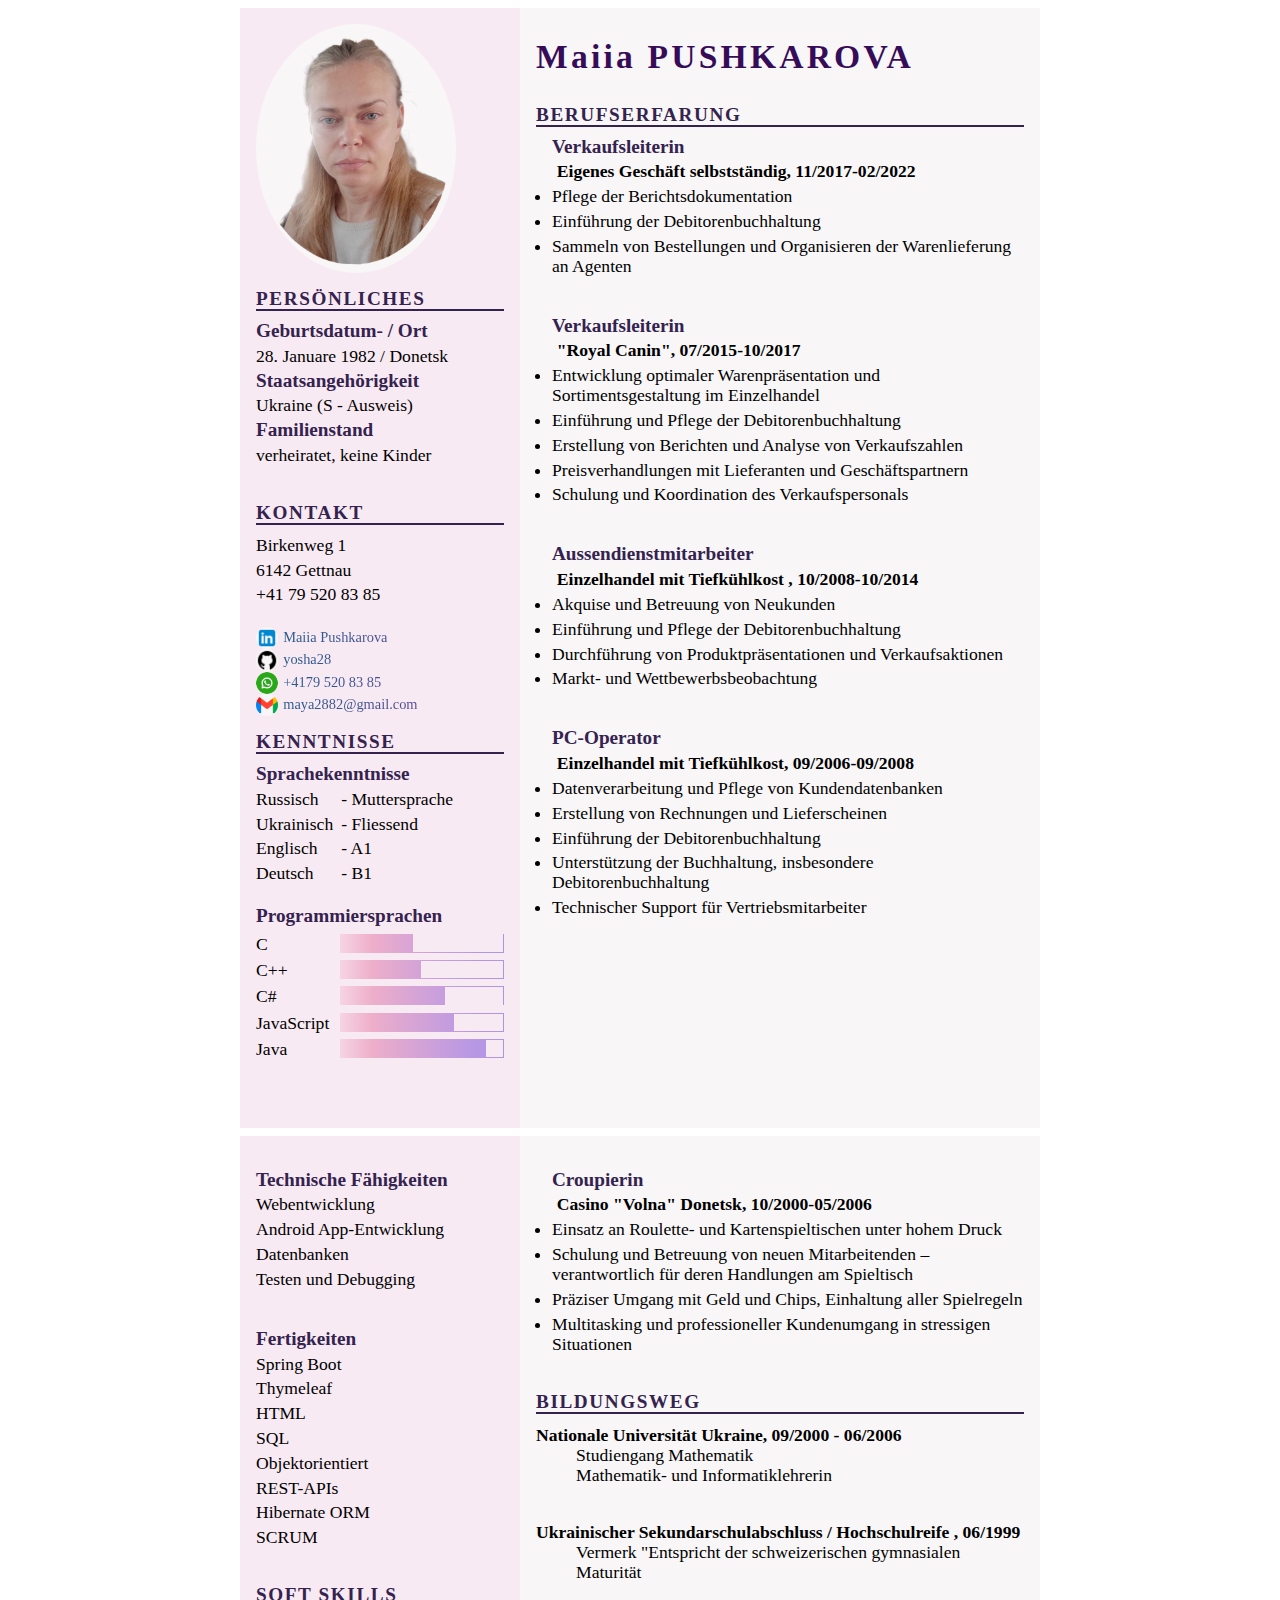
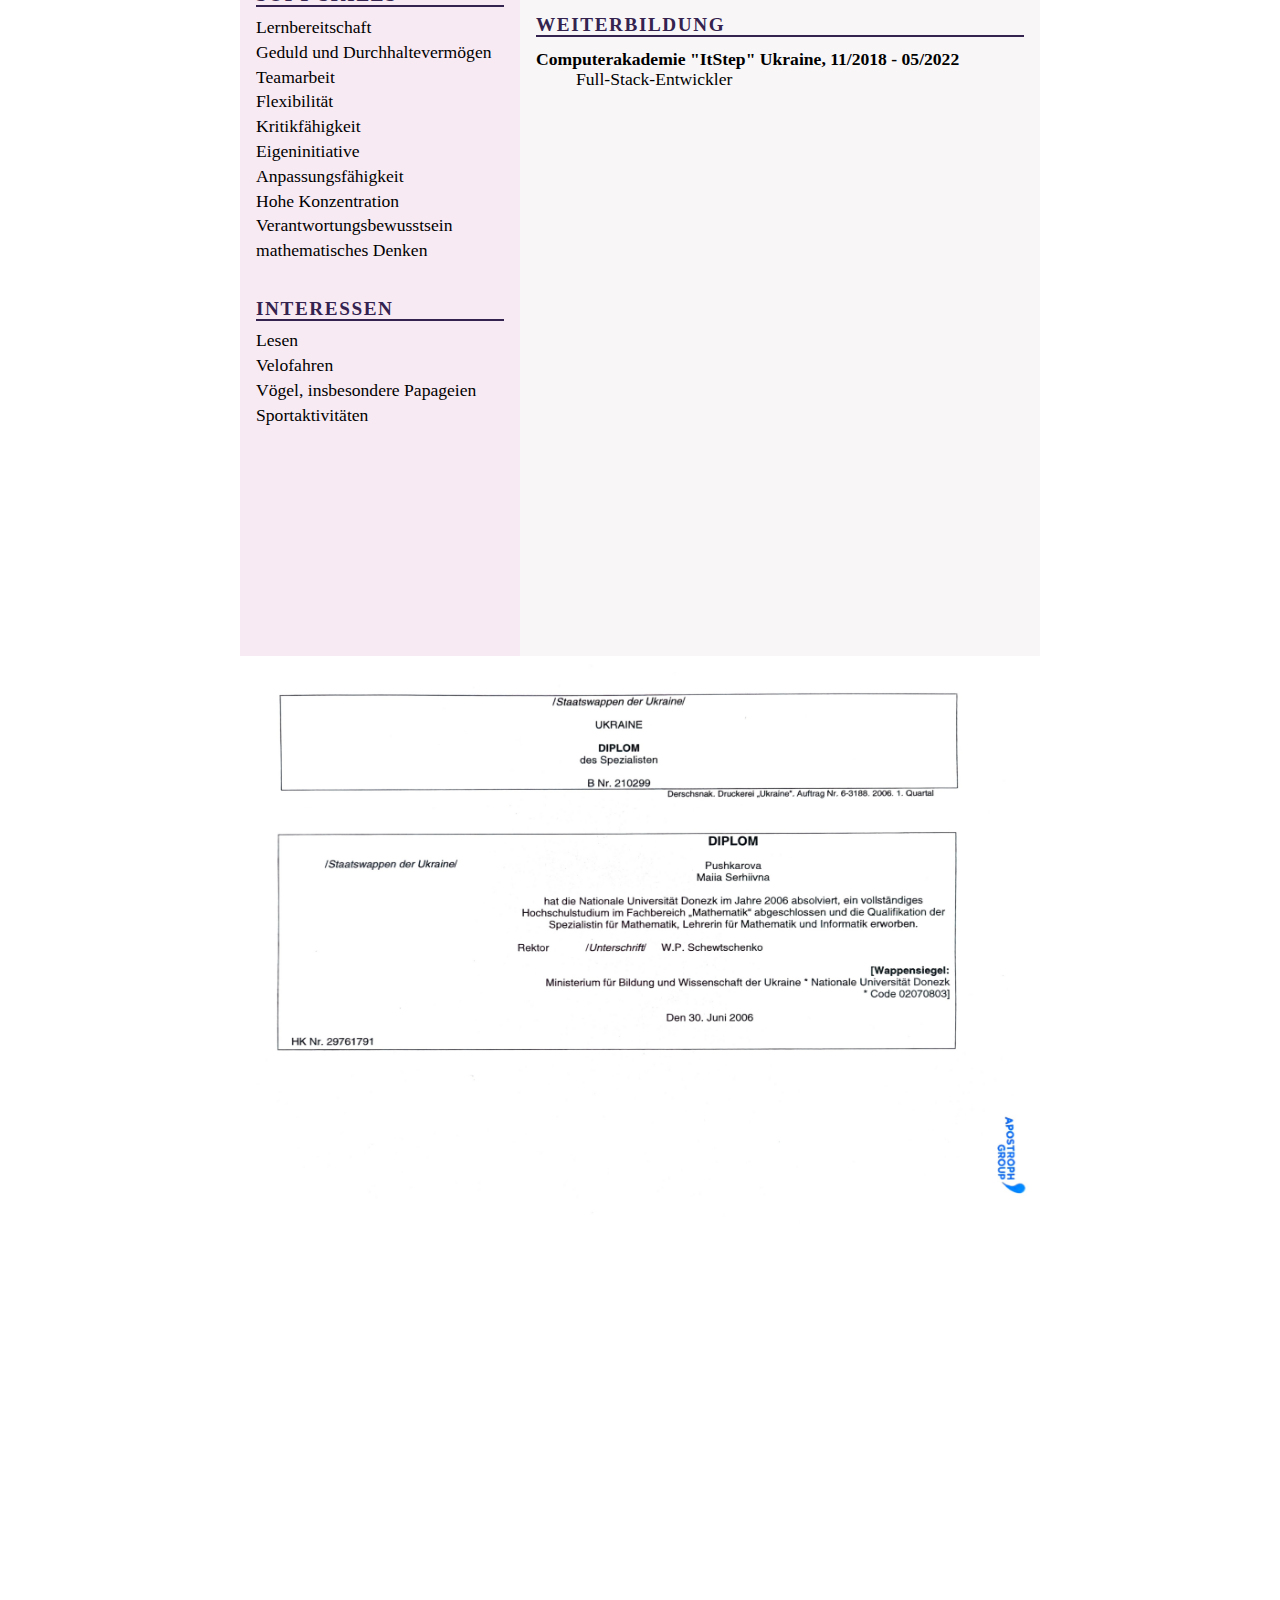
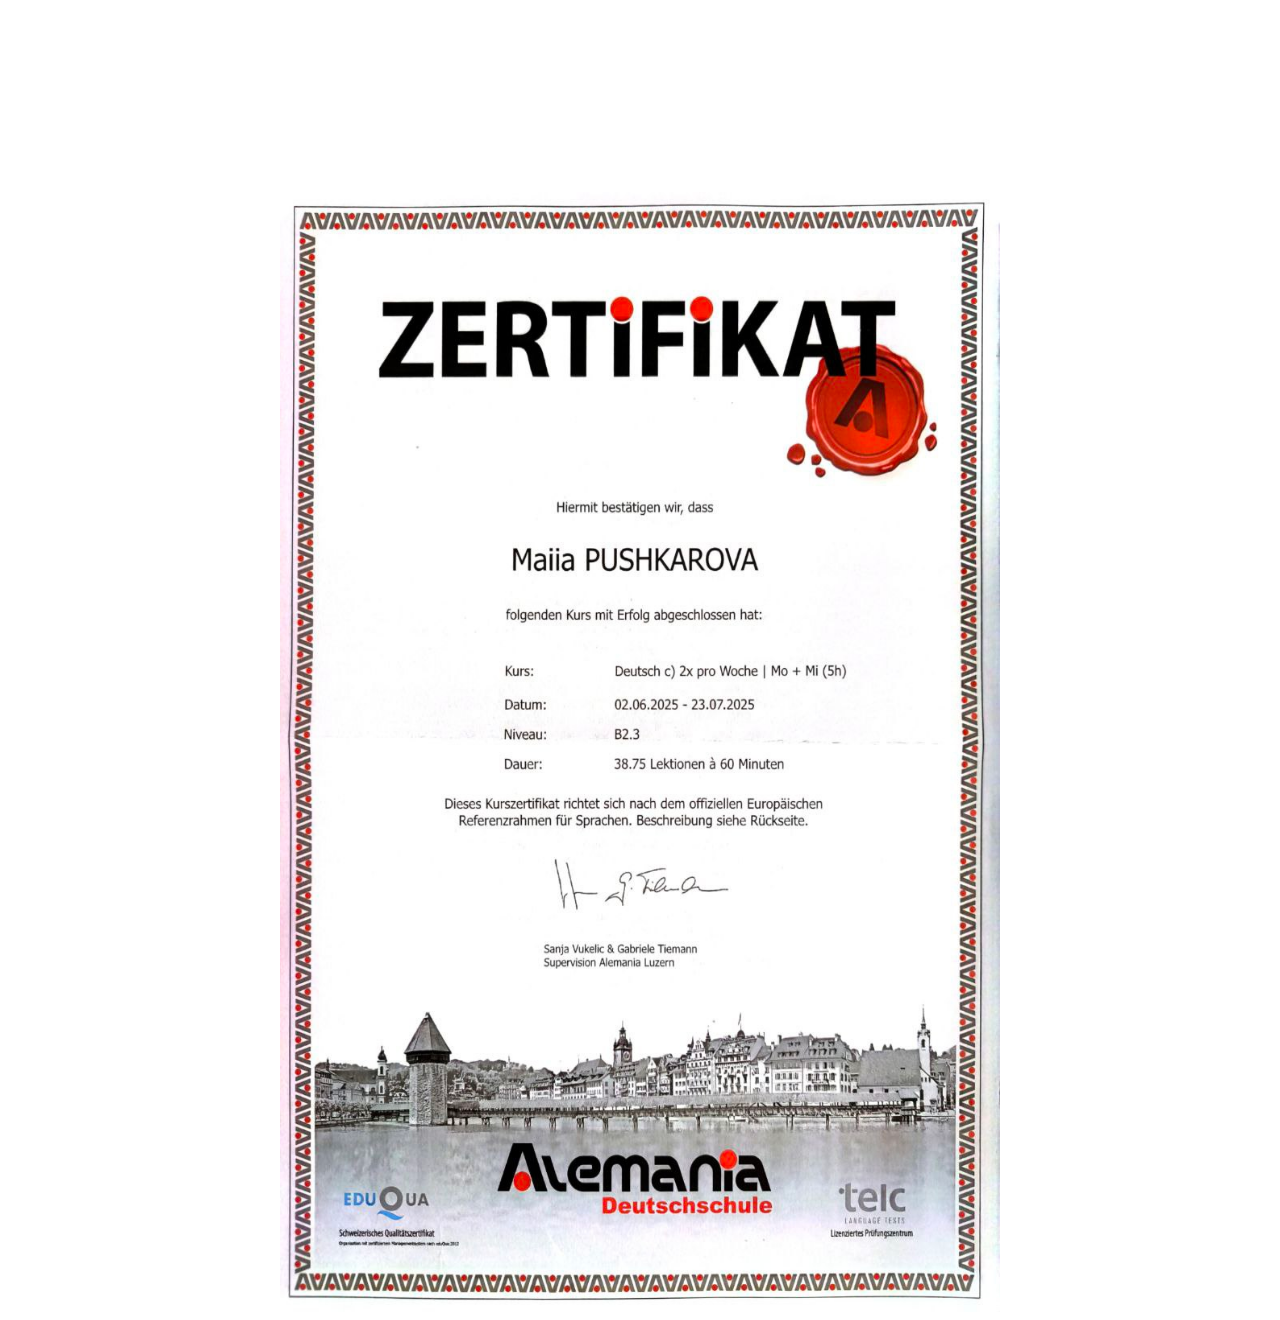
<file: index.html>
<!DOCTYPE html>
<html lang="en">
<head>
    <meta charset="UTF-8">
    <meta name="viewport" content="width=device-width, initial-scale=1.0">

    <link rel="stylesheet" href="normalize.css">
    <link rel="stylesheet" href="maketMyStyles.css">
    <link rel="shortcut icon" href="img/fon.png"/>
    <script src="https://ajax.googleapis.com/ajax/libs/jquery/3.4.1/jquery.min.js"></script>
    <title>Lebenslauf</title>

</head>
<body>
<div class="wrapper">
    <!--    <div class="block">-->
    <!--        <div class="block14">-->
    <!--            <p>wird</p>-->
    <!--            <p>gearbeitet</p>-->
    <!--        </div>-->
    <!--        <div class="block1">-->

    <!--            <div class="block11">-->
    <!--                <div class="titName">-->
    <!--                    <h1>MAIIA PUSHKAROVA</h1>-->
    <!--                    <h1>Junior-Entwickler</h1>-->
    <!--                </div>-->
    <!--            </div>-->
    <!--            <div class="block12">-->
    <!--                <div class="tit1">-->
    <!--                    <div class="section">-->
    <!--                        <h2>KONTAKT</h2>-->
    <!--                        <ul>-->
    <!--                            <li>Birkenweg 1</li>-->
    <!--                            <li>6142 Gettnau</li>-->
    <!--                            <li>+41 79 520 83 85</li>-->
    <!--                            <li><a target="_blank" href=mailto:maya2882@gmail.com?subject=Subject+text&body=Body+text">-->
    <!--                                <span style="font-size: 1.1rem;" class="">maya2882@gmail.com</span> </a>-->
    <!--                            </li>-->
    <!--                        </ul>-->
    <!--                    </div>-->
    <!--                </div>-->
    <!--                <div class="tit2">-->
    <!--                    <div class="sectionTit2">-->
    <!--                        <h1>BEWERBUNG</h1>-->
    <!--                        <h3>als Jobtitel bei der Firma GOOGLE</h3>-->
    <!--                    </div>-->
    <!--                </div>-->
    <!--            </div>-->
    <!--        </div>-->

    <!--        <div class="block13">-->
    <!--            <img src="img/Profilbild.png" alt="Maiia Pushkarova">-->
    <!--        </div>-->

    <!--    </div>-->
    <div class="block">
        <div class="column1">
            <div class="section">
                <img src="img/Profilbild.png" alt="Maiia Pushkarova">
                <h2>PERSÖNLICHES</h2>
                <ul>
                    <h3>Geburtsdatum- / Ort</h3>
                    <li>28. Januare 1982 / Donetsk</li>
                    <h3>Staatsangehörigkeit</h3>
                    <li>Ukraine (S - Ausweis)</li>
                    <h3>Familienstand</h3>
                    <li>verheiratet, keine Kinder</li>
                </ul>
                <h2>KONTAKT</h2>
                <ul>
                    <li>Birkenweg 1</li>
                    <li>6142 Gettnau</li>
                    <li>+41 79 520 83 85</li>
                    <!--                    <li><a target="_blank" href=mailto:maya2882@gmail.com?subject=Subject+text&body=Body+text">-->
                    <!--                        <span style="font-size: 1.1rem;" class="">maya2882@gmail.com</span> </a>-->
                    <!--                    </li>-->
                </ul>
            </div>
            <div class="icon-section">
                <div class="section">
                    <a href="https://www.linkedin.com/in/maiia-pushkarova-b87637207/">
                        <img src="img/icons8-linkedin.png">
                        <span>Maiia Pushkarova</span>
                    </a>
                    <a target="_blank" href="https://github.com/yosha28">
                        <img src="img/icons8-github.png">
                        <span>yosha28</span>
                    </a>
                    <a target="_blank" href="https://wa.me/41795208385">
                        <img src="img/icon-whatsapp.png">
                        <span>+4179 520 83 85</span>
                    </a>
                    <a target="_blank" href="mailto:maya2882@gmail.com?">
                        <img src="img/icon-gmail.png">
                        <span>maya2882@gmail.com</span>
                    </a>
                </div>
            </div>
            <div class="section">
                <h2 style="margin-top: -0.5rem;">KENNTNISSE</h2>
                <ul>
                    <h3>Sprachekenntnisse</h3>
                    <div class="sprache">
                        <div class="sprache1">
                            <li>Russisch</li>
                            <li>Ukrainisch</li>
                            <li>Englisch</li>
                            <li>Deutsch</li>
                        </div>
                        <div class="sprache2">
                            <li>- Muttersprache</li>
                            <li>- Fliessend</li>
                            <li>- A1</li>
                            <li>- B1</li>
                        </div>
                    </div>
                </ul>

                <ul class="program">
                    <!--                        <h3>Programmiersprachen</h3>-->
                    <h3 style="margin-top: 0.5rem;margin-bottom: 0.4rem;">Programmiersprachen</h3>
                    <div class="blockSkala">
                        <li>
                            <div class="skala">
                                <div class="skala1">C</div>
                                <div class="skala2">
                                    <div class="skala3" style="width:55%;background-color: #f8eaf3"></div>
                                </div>
                            </div>
                        </li>
                        <li>
                            <div class="skala">
                                <div class="skala1">C++</div>
                                <div class="skala2">
                                    <div class="skala3" style="width:50%;background-color: #f8eaf3"></div>
                                </div>
                            </div>
                        </li>
                        <li>
                            <div class="skala">
                                <div class="skala1">C#</div>
                                <div class="skala2">
                                    <div class="skala3" style="width:35%;background-color: #f8eaf3"></div>
                                </div>
                            </div>
                        </li>
                        <li>
                            <div class="skala">
                                <div class="skala1">JavaScript</div>
                                <div class="skala2">
                                    <div class="skala3" style="width:30%;background-color: #f8eaf3"></div>
                                </div>
                            </div>
                        </li>
                        <li>
                            <div class="skala">
                                <div class="skala1">Java</div>
                                <div class="skala2">
                                    <div class="skala3" style="width:10%;background-color: #f8eaf3"></div>
                                </div>
                            </div>
                        </li>
                    </div>

                </ul>
            </div>
        </div>
        <div class="column2">
            <div class="section">
                <h1> Maiia PUSHKAROVA </h1>
                <h2>BERUFSERFARUNG</h2>
                <ul>
                    <h3>Verkaufsleiterin</h3>
                    <h4>
                        Eigenes Geschäft selbstständig, 11/2017-02/2022
                    </h4>
                    <li>Pflege der Berichtsdokumentation</li>
                    <li>Einführung der Debitorenbuchhaltung</li>
                    <li>Sammeln von Bestellungen
                        und Organisieren der Warenlieferung an Agenten
                    </li>
                </ul>
                <ul>
                    <h3>Verkaufsleiterin</h3>
                    <h4>"Royal Canin", 07/2015-10/2017</h4>
                    <li>Entwicklung optimaler Warenpräsentation und Sortimentsgestaltung im Einzelhandel</li>
                    <li>Einführung und Pflege der Debitorenbuchhaltung</li>
                    <li>Erstellung von Berichten und Analyse von Verkaufszahlen</li>
                    <li>Preisverhandlungen mit Lieferanten und Geschäftspartnern</li>
                    <li>Schulung und Koordination des Verkaufspersonals</li>
                </ul>

                <ul>
                    <h3>Aussendienstmitarbeiter</h3>
                    <h4>Einzelhandel mit Tiefkühlkost , 10/2008-10/2014
                    </h4>
                    <li>Akquise und Betreuung von Neukunden</li>
                    <li>Einführung und Pflege der Debitorenbuchhaltung</li>
                    <li>Durchführung von Produktpräsentationen und Verkaufsaktionen</li>
                    <li>Markt- und Wettbewerbsbeobachtung</li>
                </ul>
                <ul>
                    <h3>PC-Operator</h3>
                    <h4>Einzelhandel mit Tiefkühlkost, 09/2006-09/2008</h4>
                    <li>Datenverarbeitung und Pflege von Kundendatenbanken
                    </li>
                    <li>Erstellung von Rechnungen und Lieferscheinen</li>
                    <li>Einführung der Debitorenbuchhaltung</li>
                    <li>Unterstützung der Buchhaltung, insbesondere Debitorenbuchhaltung</li>
                    <li>Technischer Support für Vertriebsmitarbeiter</li>
                </ul>

            </div>

        </div>

    </div>
    <div class="block">
        <div class="column1">
            <div class="section">
                <ul>
                    <h3>Technische Fähigkeiten</h3>
                    <li>Webentwicklung</li>
                    <li>Android App-Entwicklung</li>
                    <li>Datenbanken</li>
                    <li>Testen und Debugging</li>
                </ul>
                <ul>
                    <h3>Fertigkeiten</h3>
                    <li></li>
                    <li>Spring Boot</li>
                    <li>Thymeleaf</li>
                    <li></li>
                    <li></li>
                    <li>HTML</li>
                    <li>SQL</li>
                    <li>Objektorientiert</li>
                    <li>REST-APIs</li>
                    <li>Hibernate ORM</li>
                    <li>SCRUM</li>
                    <li></li>
                    <li></li>
                    <li></li>
                </ul>
                <h2>SOFT SKILLS</h2>
                <ul>
                    <li>Lernbereitschaft</li>
                    <li>Geduld und Durchhaltevermögen</li>
                    <li>Teamarbeit</li>
                    <li>Flexibilität</li>
                    <li>Kritikfähigkeit</li>
                    <li>Eigeninitiative</li>
                    <li>Anpassungsfähigkeit</li>
                    <li>Hohe Konzentration</li>
                    <li>Verantwortungsbewusstsein</li>
                    <li>mathematisches Denken</li>
                </ul>
                <h2>INTERESSEN</h2>
                <ul>
                    <li>Lesen</li>
                    <li>Velofahren</li>
                    <li>Vögel, insbesondere Papageien</li>
                    <li>Sportaktivitäten</li>
                </ul>
                <ul>
                    <h3></h3>
                </ul>
            </div>
        </div>
        <div class="column2">
            <div class="section">
                <ul>
                    <h3>Croupierin</h3>
                    <h4>Casino "Volna" Donetsk, 10/2000-05/2006</h4>
                    <li>Einsatz an Roulette- und Kartenspieltischen unter hohem Druck
                    </li>
                    <li>Schulung und Betreuung von neuen Mitarbeitenden – verantwortlich für deren Handlungen am
                        Spieltisch
                    </li>
                    <li>Präziser Umgang mit Geld und Chips, Einhaltung aller Spielregeln</li>
                    <!--                    <li>Hohe Konzentration, Verantwortungsbewusstsein und mathematisches Denken</li>-->
                    <li>Multitasking und professioneller Kundenumgang in stressigen Situationen</li>
                </ul>
                <h2>BILDUNGSWEG</h2>

                <dl>
                    <dt>Nationale Universität Ukraine, 09/2000 - 06/2006</dt>
                    <dd>Studiengang Mathematik</dd>
                    <dd>Mathematik- und Informatiklehrerin</dd>
                </dl>
                <dl>
                    <dt>Ukrainischer Sekundarschulabschluss / Hochschulreife , 06/1999</dt>
                    <dd>Vermerk "Entspricht der schweizerischen gymnasialen Maturität</dd>

                </dl>
                <!--                <dl>-->
                <!--                    <dt>Oberschule, Donetsk Ukraine, 09/1997 - 07/1999</dt>-->
                <!--                    <dd></dd>-->
                <!--                </dl>-->
                <!--                <dl>-->
                <!--                    <dt>Basisschule, Donetsk Ukraine, 09/1989 - 06/1997</dt>-->
                <!--                    <dd></dd>-->
                <!--                </dl>-->

                <h2>WEITERBILDUNG</h2>
                <dl>
                    <dt>Computerakademie "ItStep" Ukraine, 11/2018 - 05/2022</dt>
                    <dd>Full-Stack-Entwickler</dd>
                </dl>
            </div>

        </div>
    </div>
    <div class="block">
        <img class="imgDocD" src="img/diplom1.png">
    </div>
<!--    <div class="block"><img class="imgDocD" src="img/diplom2.png"></div>-->
<!--    <div class="block"><img class="imgDocD" src="img/diplom3.png"></div>-->

    <div class="block">
        <img class="imgDoc" src="img/B2_3.jpg">
    </div>
<!--    <div class="block"><img class="imgDoc" src="img/Sds.png"></div>-->

    <!--</div>-->
    <script>
        window.onload = function () {
            window.setTimeout(function () {
                document.body.classList.add('loaded');
            }, 4000);
        };


    </script>
</body>
</html>
</file>
<file: maketMyStyles.css>
@media body {
    margin: 0;
    padding: 0;
}

.wrapper {
    max-width: 75rem;
    width: 100%;
    margin: 0 auto;
    font-weight: 200;
    font-family: "Times New Roman", serif;
    font-stretch: expanded;
}

.fon {
    width: 100%;
    display: flex;
    justify-content: center;
    background: radial-gradient(circle, #bbc4f3, #e8f5e7, #f3cdf0);
}

.block {
    display: flex;
    flex-direction: row;
    justify-content: space-around;
    width: 50rem;
    height: 70rem;
    margin: 0.5rem auto 0.5rem; /* для центровки страницы */
    font-size: 1.1rem;
    line-height: 1.25rem;
}

.block1 {
    width: 100%;
    /*height: 100%;*/
    display: flex;
    flex-direction: column;
    background-color: #f8f6f7;
    padding-top: .7rem;
}

.block11 {
    width: 100%;
    height: 35%;
}

.block12 {
    width: 100%;
    height: 65%;
    display: flex;
    flex-direction: row;
}

.block13 {
    width: 25rem;
    height: 25rem;
    position: absolute;
    z-index: 5;
    margin-top: 12rem;
    display: flex;
    flex-direction: column;
    justify-content: center;
    align-items: center;
    background-color: #ecd1e0;
}

.block14 {
    width: 60%;
    height: 60%;
    display: none;/*flex*/
    flex-direction: column;
    justify-content: left;
    align-items: center;
    /*background-color: rgba(243, 235, 242, 0.04);*/
    position: absolute;
    z-index: 100;
    font-size: 9rem;
    color: rgba(61, 6, 121, 0.38);

}

.blockBew {
    width: 100%;
    display: flex;
    flex-direction: column;
    border: 0.2rem double #f8eaf3;
    border-radius: 0.5rem;
    padding: 0.5rem;
}

.divBew1 {
    display: flex;
    flex-direction: column;

}

.divBew2 {
    white-space: pre-line;
    word-wrap: break-word;
    font-size: 1.15rem;
    line-height: 1.25rem;

}

.titName {
    margin-top: 5rem;
    margin-left: 5rem;
}

.tit1 {
    width: 35%;
    display: flex;/*flex*/
    flex-direction: column;
    justify-content: end;
    /*padding: 1rem;*/
    background-color: #f8eaf3;
}

.tit2 {
    width: 65%;
    display: flex;
    flex-direction: column;
    justify-content: center;
    background-color: #f8f6f7;

}
.sectionTit2{
    display: none;
}
.column1 {
    width: 35%;
    height: 100%;
    background-color: #f8eaf3;

    /*padding-bottom: .5rem;*/
    /*margin-bottom:0.2rem;*/
    /*background-image: radial-gradient( circle, #eaeefc, #eff8ef, rgba(246, 230, 244, 0.98));*/
    /*border-radius: 15%;*/
}

.column2 {
    width: 65%;
    height: 100%;
    /*padding-bottom: .5rem;*/
    /*background-image: radial-gradient( #f7f7fa, #fcfdfc, #f6f3f6);*/
    background: #f8f6f7;
    /*border-radius: 5%;*/
}

.section {
    display: flex;
    flex-direction: column;
    padding: 1rem;
    margin-bottom: -0.5rem;
    /*background-color: #bed93d;*/
    /*padding-left: 1rem;*/
    /*padding-right: 1rem;*/
    /*border-radius: 5px;*/
    /*border-bottom: 2px solid #555555;*/
}

.section-header {
    display: flex;
    flex-direction: column;
}
a{
    display: flex;
    flex-direction: row;
    justify-items: center;
}
span{
    margin-left: 0.3rem;
}
h1 {
    font-size: 2.1rem;
    letter-spacing: .2rem;
    color: #360c59;
}

h2 {
    border-bottom: 2px solid #34224f;
    color: #34224f;
    letter-spacing: 0.1rem;

    margin-bottom: -.5rem;
    /*padding: -1rem;*/
    /*margin-bottom: 0.5rem;*/
    font-size: 1.2rem;
}

h3 {
    color: #34224f;
    margin:0;
    margin-bottom: 0.3rem;
    font-size: 1.2rem;
}

img {
    border-radius: 50%;
    width: 12.5rem;
    background-color: #f8f6f7;
}

.imgDoc {
    width: 90%;
    border-radius: 0;
}
.imgDocD{
    width: 50rem;
    height: 50%;
    border-radius: 0;

}
/*.blockD{*/
/*    height: 35rem;*/
/*}*/
.section ul {
    list-style: none;
    padding: 0;
}
/*ul{*/
/*    margin: 0.5rem;*/
/*}*/
.skala {
    display: flex;
    flex-direction: row;
    margin-top: 0.4rem;
    margin-bottom: 0.4rem;
    /*justify-content: space-around;*/
    /*justify-items: center;*/
}

.skala1 {
    width: 28%;
    margin-right: 0.9rem;
}

.skala2 {
    width: 66%;
    height: 1.2rem;
    display: flex;
    justify-content: end;
    /*justify-items: center;*/
    align-items: center;
    /*background: linear-gradient(to right, red, purple);*/
    /*border: 0.1rem dotted #26069d;*/
    /*background: rgb(2, 0, 36);*/
    /*border-radius: 0.5rem;*/
    /*border-bottom-right-radius: 0.3rem;*/
    background: linear-gradient(90deg, #f6d4e3 0%,
    #eeaeca 20%,
    #dba6d3 40%,
    #c99fdc 60%,
    #b898e4 80%,
    #ae94e9 100%);
    /*background-image: linear-gradient(#4f74f6, #3ee03e, rgb(236, 20, 200));*/

}

.skala3 {
    margin-right: 0.05rem;
    height: 90%;
    /*border-bottom-right-radius: 0.3rem;*/
}
.program{
    margin-top: -0.5rem;

}
.blockSkala{
    margin-top: 0.5rem;
}
.sprache {
    display: flex;
    flex-direction: row;
    /*justify-items: stretch;*/
}

.sprache2 {
    margin-left: 0.5rem;
}

.section li {
    margin-bottom: 0.3rem;
    /*margin: 0.625rem 0;*/
    /*line-height: 1.25rem;*/
}


dt {
    margin-top: 0.1rem;
    font-weight: bold;
    /*list-style-position: outside;*/
    list-style: circle;

}

.column2 ul {
    list-style: disc;
    margin-left: 1rem;
    /*margin-top: -0.5rem;*/
}

.column2 h4 {
    margin: 0.3rem;
}

.icon-section {
    display: flex;
    flex-direction: column;
    justify-content: space-around;
    font-size: 0.8rem;
    background-image: linear-gradient(90deg, rgba(6, 23, 112, 0.49), rgba(166, 6, 154, 0.63));
    background-color: #2AA5A0;
    -webkit-background-clip: text;
    -webkit-text-fill-color: transparent;
    margin-top: -2rem;

}

a {
    color: #34224f;
    font-size: 0.9rem;

}

.span {
    font-size: 1rem;
}

.icon-section img {
    width: 1.4rem;
    height: 1.4rem;
}
.bewerb{
  color: #6c0509;
    font-size: 1.3rem;
}

@media (min-width: 120px) and
(max-width: 1024px) {
    .container {
        width: 100%;
        font-size: 0.8rem;
    }

}
</file>
